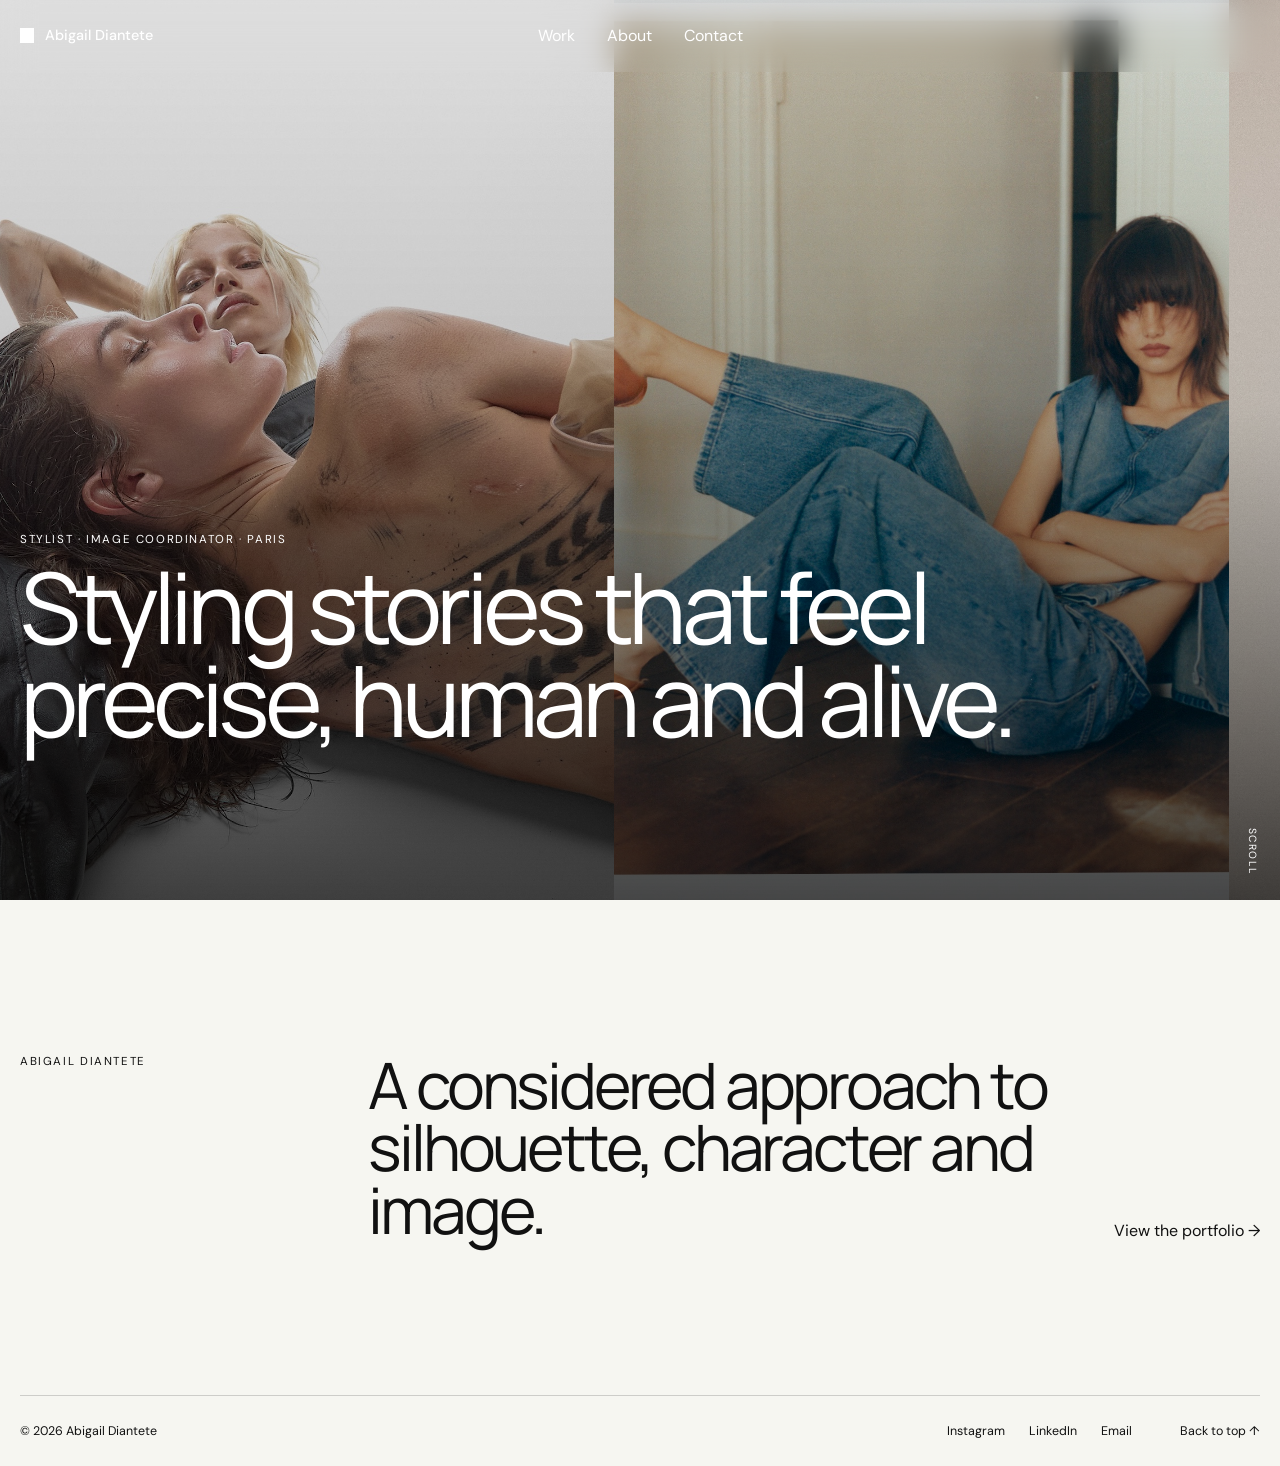
<file: index.html>
<!doctype html>
<html lang="fr">
<head>
  <meta charset="utf-8">
  <meta name="viewport" content="width=device-width, initial-scale=1">
  <meta name="description" content="Portfolio d’Abigail Diantete, styliste et coordinatrice d’image.">
  <title>Abigail Diantete — Styling & Image Coordination</title>
  <link rel="preconnect" href="https://fonts.googleapis.com">
  <link rel="preconnect" href="https://fonts.gstatic.com" crossorigin>
  <link href="https://fonts.googleapis.com/css2?family=DM+Sans:wght@400;500&family=Manrope:wght@400;500;600&display=swap" rel="stylesheet">
  <link rel="stylesheet" href="css/styles.css">
  <script src="js/main.js" defer></script>
</head>
<body class="home-page">
  <a class="skip-link" href="#main">Aller au contenu</a>

  <header class="site-header site-header--over-media" data-header>
    <a class="brand" href="index.html" aria-label="Abigail Diantete — Accueil">
      <span class="brand-mark" aria-hidden="true"></span>
      <span>Abigail Diantete</span>
    </a>

    <button class="menu-toggle" type="button" aria-expanded="false" aria-controls="site-nav">
      <span>Menu</span>
      <span class="menu-icon" aria-hidden="true"></span>
    </button>

    <nav class="site-nav" id="site-nav" aria-label="Navigation principale">
      <a href="work.html">Work</a>
      <a href="about.html">About</a>
      <a href="about.html#contact">Contact</a>
    </nav>
  </header>

  <main id="main">
    <section class="hero" aria-labelledby="hero-title">
      <div class="hero-marquee" aria-hidden="true">
        <div class="hero-marquee__track">
          <figure class="hero-frame"><img src="assets/images/hero/hero-01.jpg" alt=""></figure>
          <figure class="hero-frame"><img src="assets/images/hero/hero-02.jpg" alt=""></figure>
          <figure class="hero-frame"><img src="assets/images/hero/hero-03.jpg" alt=""></figure>
          <figure class="hero-frame"><img src="assets/images/hero/hero-04.jpg" alt=""></figure>
          <figure class="hero-frame"><img src="assets/images/hero/hero-05.jpg" alt=""></figure>
          <figure class="hero-frame"><img src="assets/images/hero/hero-06.jpg" alt=""></figure>
          <figure class="hero-frame"><img src="assets/images/hero/hero-07.jpg" alt=""></figure>
          <figure class="hero-frame"><img src="assets/images/hero/hero-01.jpg" alt=""></figure>
          <figure class="hero-frame"><img src="assets/images/hero/hero-02.jpg" alt=""></figure>
          <figure class="hero-frame"><img src="assets/images/hero/hero-03.jpg" alt=""></figure>
          <figure class="hero-frame"><img src="assets/images/hero/hero-04.jpg" alt=""></figure>
          <figure class="hero-frame"><img src="assets/images/hero/hero-05.jpg" alt=""></figure>
          <figure class="hero-frame"><img src="assets/images/hero/hero-06.jpg" alt=""></figure>
          <figure class="hero-frame"><img src="assets/images/hero/hero-07.jpg" alt=""></figure>
        </div>
      </div>
      <div class="hero-overlay"></div>

      <div class="hero-content page-shell">
        <p class="eyebrow">Stylist · Image coordinator · Paris</p>
        <h1 id="hero-title">Styling stories that feel precise, human and alive.</h1>
      </div>

      <div class="hero-scroll" aria-hidden="true">Scroll</div>
    </section>

    <section class="home-intro page-shell reveal" aria-labelledby="home-intro-title">
      <p class="section-label">Abigail Diantete</p>
      <div>
        <h2 id="home-intro-title">A considered approach to silhouette, character and image.</h2>
        <a class="arrow-link" href="work.html">View the portfolio <span aria-hidden="true">→</span></a>
      </div>
    </section>
  </main>

  <footer class="site-footer page-shell">
    <p>© <span data-year></span> Abigail Diantete</p>
    <nav class="footer-links" aria-label="Réseaux sociaux">
      <a href="https://www.instagram.com/dia.monna" target="_blank" rel="noopener noreferrer">Instagram</a>
      <a href="https://www.linkedin.com/in/abigail-diantete-005188198/" target="_blank" rel="noopener noreferrer">LinkedIn</a>
      <a href="mailto:diantete.abigail@gmail.com?subject=Portfolio%20enquiry">Email</a>
    </nav>
    <a href="#main">Back to top ↑</a>
  </footer>
</body>
</html>
</file>
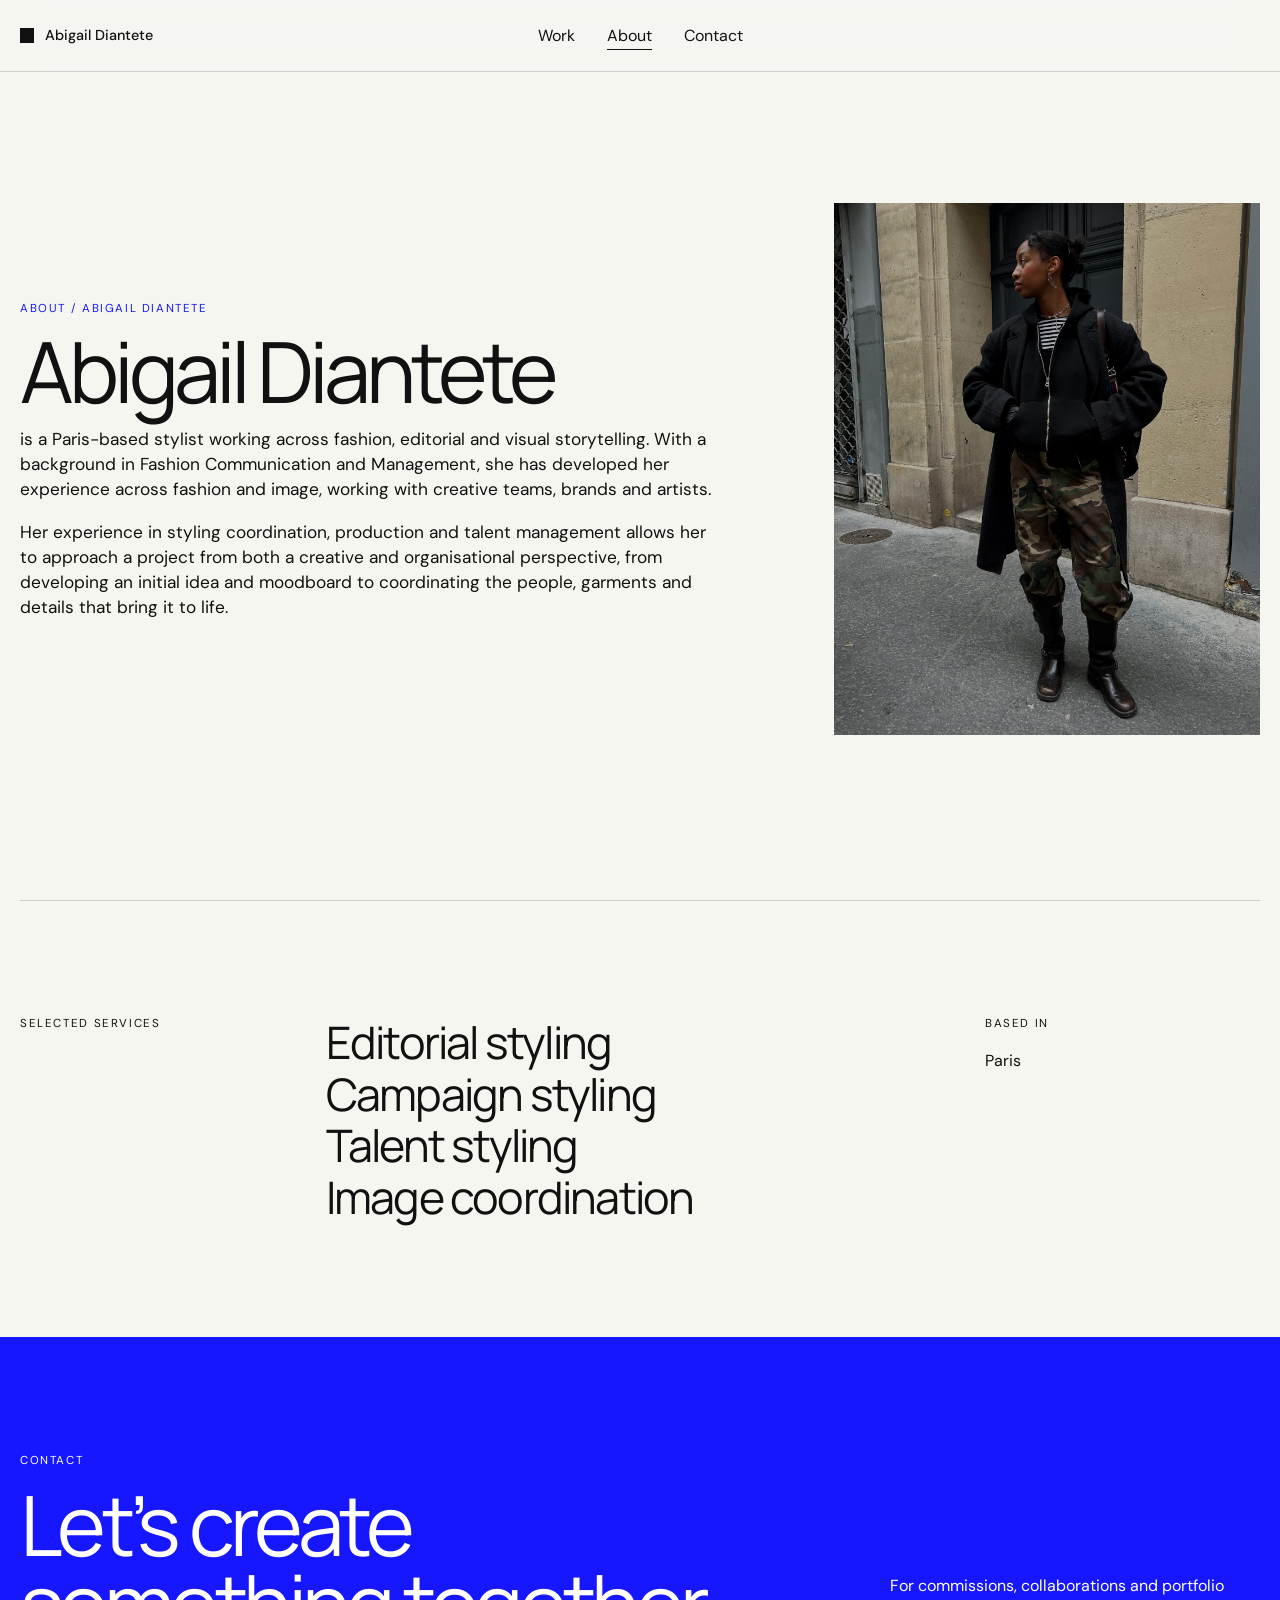
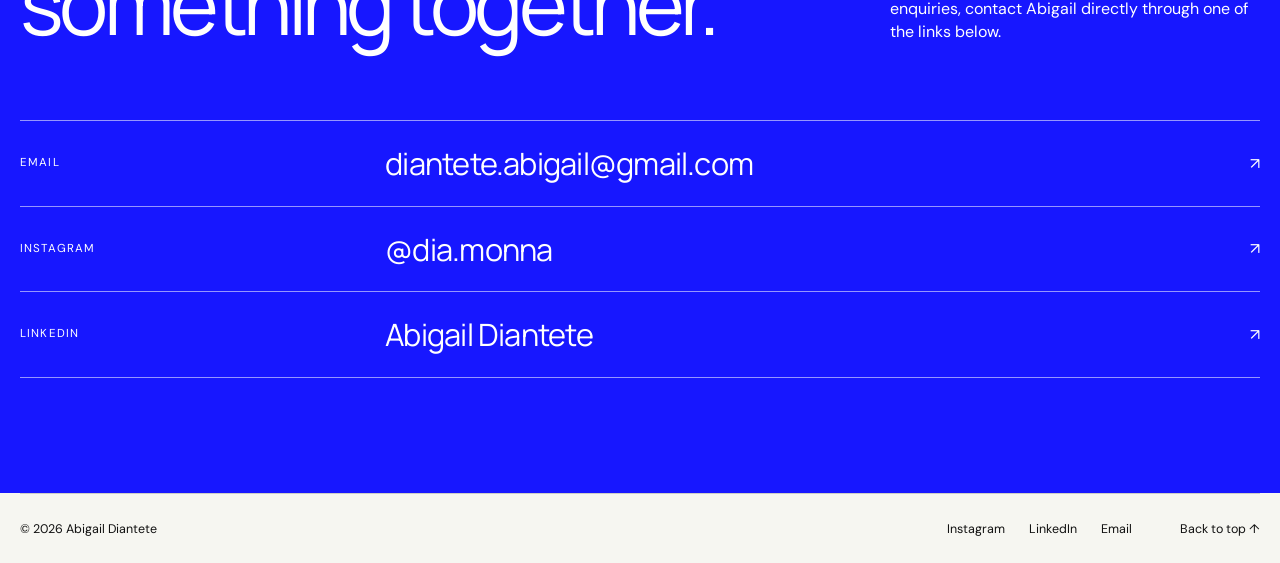
<file: about.html>
<!doctype html>
<html lang="fr">
<head>
  <meta charset="utf-8">
  <meta name="viewport" content="width=device-width, initial-scale=1">
  <meta name="description" content="À propos d’Abigail Diantete, styliste indépendante et coordinatrice d’image.">
  <title>About — Abigail Diantete</title>
  <link rel="preconnect" href="https://fonts.googleapis.com">
  <link rel="preconnect" href="https://fonts.gstatic.com" crossorigin>
  <link href="https://fonts.googleapis.com/css2?family=DM+Sans:wght@400;500&family=Manrope:wght@400;500;600&display=swap" rel="stylesheet">
  <link rel="stylesheet" href="css/styles.css">
  <script src="js/main.js" defer></script>
</head>
<body>
  <a class="skip-link" href="#main">Aller au contenu</a>

  <header class="site-header" data-header>
    <a class="brand" href="index.html" aria-label="Abigail Diantete — Accueil">
      <span class="brand-mark" aria-hidden="true"></span>
      <span>Abigail Diantete</span>
    </a>

    <button class="menu-toggle" type="button" aria-expanded="false" aria-controls="site-nav">
      <span>Menu</span>
      <span class="menu-icon" aria-hidden="true"></span>
    </button>

    <nav class="site-nav" id="site-nav" aria-label="Navigation principale">
      <a href="work.html">Work</a>
      <a href="about.html" aria-current="page">About</a>
      <a href="#contact">Contact</a>
    </nav>
  </header>

  <main id="main">
    <section class="about-hero page-shell" aria-labelledby="about-title">
      <div class="about-copy reveal">
        <p class="eyebrow blue-text">About / Abigail Diantete</p>
        <h1 id="about-title"> Abigail Diantete</h1>
    <p>
     is a Paris-based stylist working across fashion, editorial and visual storytelling. With a background in Fashion Communication and Management, she has developed her experience across fashion and image, working with creative teams, brands and artists.
    </p>
    <p>
      Her experience in styling coordination, production and talent management allows her to approach a project from both a creative and organisational perspective, from developing an initial idea and moodboard to coordinating the people, garments and details that bring it to life.
    </p>
      </div>

      <figure class="about-portrait reveal">
        <img src="assets/images/about/abigail-placeholder.jpg" alt="Portrait temporaire d’Abigail Diantete">
      </figure>
    </section>

    <section class="about-details page-shell reveal" aria-label="Domaines d’expertise">
      <p class="section-label">Selected services</p>
      <ul>
        <li>Editorial styling</li>
        <li>Campaign styling</li>
        <li>Talent styling</li>
        <li>Image coordination</li>
      </ul>
      <div class="about-location">
        <p class="section-label">Based in</p>
        <p>Paris</p>
      </div>
    </section>

    <section class="contact-block" id="contact" aria-labelledby="contact-title">
      <div class="page-shell contact-block__inner reveal">
        <p class="eyebrow">Contact</p>
        <div class="contact-block__heading">
          <h2 id="contact-title">Let’s create something together.</h2>
          <p>For commissions, collaborations and portfolio enquiries, contact Abigail directly through one of the links below.</p>
        </div>

        <div class="contact-links">
          <a href="mailto:diantete.abigail@gmail.com?subject=Portfolio%20enquiry">
            <span>Email</span>
            <strong>diantete.abigail@gmail.com</strong>
            <span aria-hidden="true">↗</span>
          </a>
          <a href="https://www.instagram.com/dia.monna" target="_blank" rel="noopener noreferrer">
            <span>Instagram</span>
            <strong>@dia.monna</strong>
            <span aria-hidden="true">↗</span>
          </a>
          <a href="https://www.linkedin.com/in/abigail-diantete-005188198/" target="_blank" rel="noopener noreferrer">
            <span>LinkedIn</span>
            <strong>Abigail Diantete</strong>
            <span aria-hidden="true">↗</span>
          </a>
        </div>
      </div>
    </section>
  </main>

  <footer class="site-footer page-shell">
    <p>© <span data-year></span> Abigail Diantete</p>
    <nav class="footer-links" aria-label="Réseaux sociaux">
      <a href="https://www.instagram.com/dia.monna" target="_blank" rel="noopener noreferrer">Instagram</a>
      <a href="https://www.linkedin.com/in/abigail-diantete-005188198/" target="_blank" rel="noopener noreferrer">LinkedIn</a>
      <a href="mailto:diantete.abigail@gmail.com?subject=Portfolio%20enquiry">Email</a>
    </nav>
    <a href="#main">Back to top ↑</a>
  </footer>
</body>
</html>
</file>
<file: css/styles.css>
:root {
  --blue: #1717ff;
  --ink: #111111;
  --paper: #f6f6f1;
  --white: #ffffff;
  --line: rgba(17, 17, 17, 0.18);
  --shell: min(calc(100% - 2.5rem), 1500px);
  --header-height: 4.5rem;
  --sans: "DM Sans", Arial, sans-serif;
  --display: "Manrope", Arial, sans-serif;
}

* {
  box-sizing: border-box;
}

html {
  scroll-behavior: smooth;
}

body {
  margin: 0;
  background: var(--paper);
  color: var(--ink);
  font-family: var(--sans);
  font-size: 16px;
  line-height: 1.45;
}

body.menu-open {
  overflow: hidden;
}

img {
  display: block;
  width: 100%;
  height: auto;
}

button,
a {
  color: inherit;
  font: inherit;
}

button {
  border: 0;
}

a {
  text-decoration: none;
}

[hidden] {
  display: none !important;
}

.page-shell {
  width: var(--shell);
  margin-inline: auto;
}

.visually-hidden {
  position: absolute;
  width: 1px;
  height: 1px;
  padding: 0;
  margin: -1px;
  overflow: hidden;
  clip: rect(0, 0, 0, 0);
  white-space: nowrap;
  border: 0;
}

.skip-link {
  position: fixed;
  top: -5rem;
  left: 1rem;
  z-index: 200;
  padding: 0.8rem 1rem;
  background: var(--white);
}

.skip-link:focus {
  top: 1rem;
}

.site-header {
  position: fixed;
  inset: 0 0 auto;
  z-index: 50;
  display: grid;
  grid-template-columns: 1fr auto 1fr;
  align-items: center;
  min-height: var(--header-height);
  padding-inline: max(1.25rem, calc((100vw - 1500px) / 2));
  background: rgba(246, 246, 241, 0.9);
  border-bottom: 1px solid var(--line);
  backdrop-filter: blur(16px);
  transition: color 0.3s ease, background 0.3s ease, border-color 0.3s ease;
}

.site-header--over-media:not(.is-scrolled) {
  color: var(--white);
  background: transparent;
  border-color: transparent;
}

.brand {
  display: inline-flex;
  align-items: center;
  gap: 0.65rem;
  width: max-content;
  font-size: 0.9rem;
  font-weight: 500;
}

.brand-mark {
  width: 0.9rem;
  aspect-ratio: 1;
  background: currentColor;
}

.site-nav {
  grid-column: 2;
  display: flex;
  gap: 2rem;
}

.site-nav a,
.footer-links a,
.arrow-link {
  position: relative;
}

.site-nav a::after,
.footer-links a::after,
.arrow-link::after {
  content: "";
  position: absolute;
  right: 0;
  bottom: -0.2rem;
  left: 0;
  height: 1px;
  background: currentColor;
  transform: scaleX(0);
  transform-origin: right;
  transition: transform 0.3s ease;
}

.site-nav a:hover::after,
.site-nav a[aria-current="page"]::after,
.footer-links a:hover::after,
.arrow-link:hover::after {
  transform: scaleX(1);
  transform-origin: left;
}

.menu-toggle {
  display: none;
  padding: 0;
  background: transparent;
  cursor: pointer;
}

.eyebrow,
.section-label {
  margin: 0;
  font-size: 0.72rem;
  letter-spacing: 0.14em;
  text-transform: uppercase;
}

.blue-text {
  color: var(--blue);
}

.hero {
  position: relative;
  min-height: 100svh;
  overflow: hidden;
  color: var(--white);
  background: #171717;
}

.hero-marquee {
  position: absolute;
  inset: 0;
  overflow: hidden;
}

.hero-marquee__track {
  display: flex;
  width: max-content;
  height: 100%;
  animation: hero-horizontal-loop 70s linear infinite;
  will-change: transform;
}

.hero-frame {
  flex: 0 0 clamp(25rem, 48vw, 52rem);
  height: 100%;
  margin: 0;
}

.hero-frame img {
  height: 100%;
  object-fit: cover;
}

.hero-overlay {
  position: absolute;
  inset: 0;
  background: linear-gradient(180deg, rgba(0, 0, 0, 0.12), rgba(0, 0, 0, 0.22) 45%, rgba(0, 0, 0, 0.72));
}

.hero-content {
  position: absolute;
  right: 0;
  bottom: clamp(3.5rem, 8vw, 7.5rem);
  left: 0;
}

.hero h1 {
  max-width: 1200px;
  margin: 0.8rem 0 clamp(2rem, 4vw, 3.5rem);
  font-family: var(--display);
  font-size: clamp(3.1rem, 7.7vw, 8.4rem);
  font-weight: 400;
  line-height: 0.94;
  letter-spacing: -0.06em;
}

.hero-actions {
  display: flex;
  flex-wrap: wrap;
  gap: 0.8rem;
}

.hero-actions a {
  display: flex;
  justify-content: space-between;
  gap: 2.5rem;
  min-width: 13rem;
  padding: 0.9rem 1rem;
  border: 1px solid rgba(255, 255, 255, 0.65);
  transition: color 0.25s ease, background 0.25s ease;
}

.hero-actions a:hover {
  color: var(--blue);
  background: var(--white);
}

.hero-scroll {
  position: absolute;
  right: 1.25rem;
  bottom: 1.5rem;
  font-size: 0.65rem;
  letter-spacing: 0.14em;
  text-transform: uppercase;
  writing-mode: vertical-rl;
}

.home-intro {
  display: grid;
  grid-template-columns: 0.45fr 1.55fr;
  gap: clamp(2rem, 7vw, 8rem);
  padding-block: clamp(6rem, 12vw, 11rem);
}

.home-intro > div {
  display: grid;
  grid-template-columns: 1fr auto;
  gap: 2rem;
  align-items: end;
}

.home-intro h2 {
  max-width: 1000px;
  margin: 0;
  font-family: var(--display);
  font-size: clamp(2.4rem, 5vw, 5.4rem);
  font-weight: 400;
  line-height: 0.98;
  letter-spacing: -0.05em;
}

.arrow-link {
  white-space: nowrap;
}

.work-intro {
  padding-top: clamp(9rem, 15vw, 14rem);
  padding-bottom: clamp(4rem, 8vw, 8rem);
}

.work-intro__grid {
  display: grid;
  grid-template-columns: 1.4fr 0.6fr;
  gap: clamp(3rem, 8vw, 9rem);
  align-items: end;
}

.work-intro h1,
.project-detail-header h1,
.about-copy h1 {
  margin: 0.8rem 0 0;
  font-family: var(--display);
  font-size: clamp(3.4rem, 8vw, 8.4rem);
  font-weight: 400;
  line-height: 0.94;
  letter-spacing: -0.06em;
}

.work-intro__grid > p {
  max-width: 32rem;
  margin: 0 0 0.7rem;
  font-size: 1.05rem;
}

.work-browser {
  padding-bottom: clamp(7rem, 12vw, 12rem);
}

.filters {
  display: flex;
  gap: 0.65rem;
  margin-bottom: clamp(2.5rem, 5vw, 4.5rem);
  padding-block: 1rem;
  overflow-x: auto;
  border-block: 1px solid var(--line);
  scrollbar-width: none;
}

.filters::-webkit-scrollbar {
  display: none;
}

.filter-button {
  flex: 0 0 auto;
  padding: 0.68rem 1rem;
  background: transparent;
  border: 1px solid transparent;
  border-radius: 999px;
  cursor: pointer;
  transition: color 0.25s ease, background 0.25s ease, border-color 0.25s ease;
}

.filter-button:hover {
  border-color: var(--ink);
}

.filter-button.is-active {
  color: var(--white);
  background: var(--blue);
  border-color: var(--blue);
}

.filter-button span {
  margin-left: 0.25rem;
  font-size: 0.65rem;
  opacity: 0.72;
}

.projects-grid {
  display: grid;
  grid-template-columns: repeat(3, minmax(0, 1fr));
  gap: clamp(2rem, 3.5vw, 4rem) clamp(1.5rem, 2.5vw, 3rem);
}

.project-card button {
  width: 100%;
  padding: 0;
  text-align: left;
  background: transparent;
  cursor: pointer;
}

.project-card__media {
  position: relative;
  display: block;
  overflow: hidden;
  aspect-ratio: 4 / 5;
  background: #ddddda;
}

.project-card__media img {
  height: 100%;
  object-fit: cover;
  transition: transform 0.6s cubic-bezier(0.2, 0.7, 0.2, 1);
}

.project-card__overlay {
  position: absolute;
  inset: 0;
  display: grid;
  place-items: center;
  color: var(--white);
  background: rgba(23, 23, 255, 0.76);
  opacity: 0;
  transition: opacity 0.3s ease;
}



.project-card button:hover .project-card__media img,
.project-card button:focus-visible .project-card__media img {
  transform: scale(1.035);
}

.project-card button:hover .project-card__overlay,
.project-card button:focus-visible .project-card__overlay {
  opacity: 1;
}

.project-card__meta {
  display: flex;
  justify-content: space-between;
  gap: 1rem;
  padding-top: 0.9rem;
}

.project-card__meta strong,
.project-card__meta small {
  display: block;
}

.project-card__meta strong {
  font-family: var(--display);
  font-size: clamp(1.3rem, 2vw, 2rem);
  font-weight: 400;
  letter-spacing: -0.03em;
}

.project-card__meta small {
  margin-top: 0.2rem;
  font-size: 0.69rem;
  letter-spacing: 0.09em;
  text-transform: uppercase;
}

.project-view {
  padding-top: calc(var(--header-height) + 1rem);
}

.project-view__top {
  padding-block: 1.5rem;
  border-bottom: 1px solid var(--line);
}

.back-button {
  padding: 0;
  background: transparent;
  cursor: pointer;
}

.back-button:hover {
  color: var(--blue);
}

.project-detail-header {
  display: grid;
  grid-template-columns: 1.25fr 0.75fr;
  gap: clamp(3rem, 8vw, 9rem);
  align-items: end;
  padding-block: clamp(4rem, 8vw, 8rem);
}

.project-detail-header > p {
  max-width: 34rem;
  margin: 0 0 0.7rem;
  font-size: 1.08rem;
}

.project-slider {
  position: relative;
  color: var(--white);
  background: #101010;
  outline: none;
}

.project-slider__viewport {
  overflow: hidden;
}

.project-slider__track {
  display: flex;
  transition: transform 0.5s cubic-bezier(0.2, 0.7, 0.2, 1);
  touch-action: pan-y;
}

.project-slide {
  flex: 0 0 100%;
  height: min(80svh, 920px);
  margin: 0;
}

.project-slide img {
  height: 100%;
  object-fit: contain;
}
.project-slide video {
  width: 100%;
  height: 100%;
  display: block;
  object-fit: contain;
  background: #111;
}

.slider-arrow {
  position: absolute;
  top: 0;
  bottom: 0;
  width: 18%;
  padding: 0;
  color: var(--white);
  background: transparent;
  border: 0;
  cursor: pointer;
  z-index: 5;
}

/* Petit cercle visible */
.slider-arrow::after {
  position: absolute;
  top: 50%;
  display: grid;
  place-items: center;
  width: 2.25rem;
  height: 2.25rem;
  background: rgba(0, 0, 0, 0.35);
  border: 1px solid rgba(255, 255, 255, 0.55);
  border-radius: 50%;
  font-size: 1rem;
  line-height: 1;
  transform: translateY(-50%);
  transition:
    color 0.25s ease,
    background 0.25s ease,
    border-color 0.25s ease,
    transform 0.25s ease;
}

.slider-arrow--previous {
  left: 0;
  font-size: 0;
}

.slider-arrow--previous::after {
  content: "←";
  left: 1.5rem;
}

.slider-arrow--next {
  right: 0;
  font-size: 0;
}

.slider-arrow--next::after {
  content: "→";
  right: 1.5rem;
}

.slider-arrow:hover:not(:disabled)::after {
  color: var(--blue);
  background: var(--white);
  border-color: var(--white);
}

.slider-arrow:disabled {
  opacity: 0;
  cursor: default;
  pointer-events: none;
}

.slider-counter {
  position: absolute;
  right: 1.5rem;
  bottom: 1.2rem;
  display: flex;
  align-items: center;
  gap: 0.65rem;
  font-size: 0.72rem;
}

.slider-counter i {
  width: 3.5rem;
  height: 1px;
  background: currentColor;
}

.slider-hint {
  position: absolute;
  bottom: 1.2rem;
  left: 1.5rem;
  margin: 0;
  font-size: 0.68rem;
  letter-spacing: 0.1em;
  text-transform: uppercase;
}

.project-information {
  display: grid;
  grid-template-columns: 1fr 1fr;
  gap: clamp(3rem, 8vw, 9rem);
  padding-block: clamp(5rem, 9vw, 9rem);
}

.project-information dl {
  margin: 0;
}

.project-information dl div {
  display: grid;
  grid-template-columns: 0.4fr 1fr;
  gap: 1rem;
  padding: 0.85rem 0;
  border-top: 1px solid var(--line);
}

.project-information dt {
  font-size: 0.7rem;
  letter-spacing: 0.1em;
  text-transform: uppercase;
}

.project-information dd {
  margin: 0;
}

.project-concept {
  max-width: 36rem;
  margin: 1rem 0 0;
  font-family: var(--display);
  font-size: clamp(1.8rem, 3vw, 3.2rem);
  line-height: 1.06;
  letter-spacing: -0.04em;
}

.related-projects {
  padding-block: clamp(5rem, 9vw, 9rem);
  color: var(--white);
  background: var(--blue);
}

.related-projects h2 {
  margin: 0.5rem 0 3rem;
  font-family: var(--display);
  font-size: clamp(3rem, 7vw, 7rem);
  font-weight: 400;
  line-height: 0.95;
  letter-spacing: -0.06em;
}

.related-grid {
  display: grid;
  grid-template-columns: repeat(3, minmax(0, 1fr));
  gap: 1.25rem;
}

.related-grid button {
  padding: 0;
  color: inherit;
  text-align: left;
  background: transparent;
  cursor: pointer;
}

.related-grid img {
  aspect-ratio: 4 / 5;
  object-fit: cover;
}

.related-grid span,
.related-grid strong {
  display: block;
}

.related-grid span {
  margin-top: 0.75rem;
  font-size: 0.7rem;
  letter-spacing: 0.09em;
  text-transform: uppercase;
}

.related-grid strong {
  margin-top: 0.15rem;
  font-family: var(--display);
  font-size: 1.4rem;
  font-weight: 400;
}

.about-hero {
  display: grid;
  grid-template-columns: 1.15fr 0.7fr;
  gap: clamp(4rem, 9vw, 10rem);
  align-items: center;
  min-height: 100svh;
  padding-top: clamp(8rem, 12vw, 11rem);
  padding-bottom: clamp(5rem, 9vw, 9rem);
}

.about-copy h1 {
  font-size: clamp(3.1rem, 6.6vw, 7rem);
}

.about-copy > p:not(.eyebrow) {
  max-width: 48rem;
  font-size: 1.08rem;
}

.about-portrait {
  align-self: center;
  margin: 0;
}

.about-portrait img {
  aspect-ratio: 4 / 5;
  object-fit: cover;
  object-position: center;
}

.about-portrait figcaption {
  margin-top: 0.65rem;
  font-size: 0.68rem;
  letter-spacing: 0.08em;
  text-transform: uppercase;
}

.about-details {
  display: grid;
  grid-template-columns: 0.55fr 1.45fr 0.7fr;
  gap: clamp(3rem, 7vw, 8rem);
  padding-block: clamp(5rem, 9vw, 9rem);
  border-top: 1px solid var(--line);
}

.about-details ul {
  padding: 0;
  margin: 0;
  list-style: none;
  font-family: var(--display);
  font-size: clamp(1.8rem, 3.5vw, 3.6rem);
  line-height: 1.15;
  letter-spacing: -0.04em;
}

.about-location p:last-child {
  margin-top: 1rem;
}

.contact-block {
  scroll-margin-top: var(--header-height);
  color: var(--white);
  background: var(--blue);
}

.contact-block__inner {
  padding-block: clamp(5rem, 9vw, 9rem);
}

.contact-block__heading {
  display: grid;
  grid-template-columns: 1.35fr 0.65fr;
  gap: clamp(3rem, 8vw, 9rem);
  align-items: end;
  margin: 1rem 0 clamp(3rem, 6vw, 6rem);
}

.contact-block h2 {
  max-width: 1000px;
  margin: 0;
  font-family: var(--display);
  font-size: clamp(2.8rem, 6.5vw, 7rem);
  font-weight: 400;
  line-height: 0.95;
  letter-spacing: -0.055em;
}

.contact-block__heading p {
  max-width: 30rem;
  margin: 0;
}

.contact-links {
  border-top: 1px solid rgba(255, 255, 255, 0.55);
}

.contact-links a {
  display: grid;
  grid-template-columns: 0.4fr 1fr auto;
  gap: 2rem;
  align-items: center;
  padding: 1.25rem 0;
  border-bottom: 1px solid rgba(255, 255, 255, 0.55);
  transition: color 0.25s ease, background 0.25s ease, padding 0.25s ease;
}

.contact-links a:hover {
  padding-inline: 1rem;
  color: var(--blue);
  background: var(--white);
}

.contact-links span:first-child {
  font-size: 0.72rem;
  letter-spacing: 0.1em;
  text-transform: uppercase;
}

.contact-links strong {
  font-family: var(--display);
  font-size: clamp(1.15rem, 2.4vw, 2.4rem);
  font-weight: 400;
  letter-spacing: -0.025em;
}

.site-footer {
  display: grid;
  grid-template-columns: 1fr auto auto;
  gap: 3rem;
  align-items: center;
  padding-block: 1.6rem;
  font-size: 0.78rem;
  border-top: 1px solid var(--line);
}

.site-footer p {
  margin: 0;
}

.footer-links {
  display: flex;
  gap: 1.5rem;
}

.reveal {
  opacity: 0;
  transform: translateY(2rem);
  transition: opacity 0.8s ease, transform 0.8s ease;
}

.reveal.is-visible {
  opacity: 1;
  transform: none;
}

@keyframes hero-horizontal-loop {
  from { transform: translateX(0); }
  to { transform: translateX(-50%); }
}

@media (max-width: 1000px) {
  .home-intro,
  .work-intro__grid,
  .project-detail-header,
  .project-information,
  .about-hero,
  .contact-block__heading {
    grid-template-columns: 1fr;
  }

  .home-intro > div {
    grid-template-columns: 1fr;
  }

  .projects-grid {
    grid-template-columns: repeat(2, minmax(0, 1fr));
  }

  .about-hero {
    min-height: auto;
  }

  .about-portrait {
    width: min(70%, 34rem);
  }

  .about-details {
    grid-template-columns: 1fr 1.5fr;
  }

  .about-location {
    grid-column: 2;
  }
}

@media (max-width: 820px) {
   :root {
    --shell: min(calc(100% - 2rem), 1500px);
  }

  .site-header {
    grid-template-columns: 1fr auto;
    min-height: var(--header-height);
    height: auto;
    padding-inline: 1.25rem;
  }

  .brand {
    position: relative;
    z-index: 3;
  }

  .menu-toggle {
    position: relative;
    z-index: 3;
    display: block;
    padding: 0;
    background: transparent;
  }

 .site-nav {
    position: fixed;
    inset: 0;
    z-index: 2;

    display: flex;
    flex-direction: column;
    justify-content: center;
    align-items: center;

    gap: 1rem;

    width: 100vw;
    height: 100svh;
    padding: var(--header-height) 1.5rem 2rem;

    color: var(--white);
    background: var(--blue);

    font-family: var(--display);
    font-size: clamp(2rem, 8vw, 3rem);
    line-height: 1.05;
    text-align: center;

    opacity: 0;
    visibility: hidden;
    pointer-events: none;

    transform: translateY(-100%);
    transition:
      transform 0.4s cubic-bezier(0.7, 0, 0.3, 1),
      opacity 0.3s ease,
      visibility 0.4s;
  }

 .site-nav.is-open {
    opacity: 1;
    visibility: visible;
    pointer-events: auto;
    transform: translateY(0);
  }

  .site-header:has(.site-nav.is-open) {
    color: var(--white);
    background: transparent;
    border-color: transparent;
    backdrop-filter: none;
  }

  .site-nav a {
    display: block;
    width: auto;
  }
  .hero-frame {
    flex-basis: 78vw;
  }

  .hero-actions a {
    min-width: 0;
  }

  .related-grid {
    grid-template-columns: repeat(2, minmax(0, 1fr));
  }

  .about-details {
    grid-template-columns: 1fr;
  }

  .about-location {
    grid-column: auto;
  }

  .contact-links a {
    grid-template-columns: 1fr auto;
  }

  .contact-links strong {
    grid-column: 1;
    grid-row: 2;
  }

  .contact-links span:last-child {
    grid-column: 2;
    grid-row: 1 / 3;
  }

  .site-footer {
    grid-template-columns: 1fr;
    gap: 1rem;
  }
}

@media (max-width: 620px) {
  .hero h1 {
    font-size: clamp(3rem, 14vw, 5.2rem);
  }

  .hero-actions {
    display: grid;
  }

  .hero-actions a {
    width: 100%;
  }

  .projects-grid {
    grid-template-columns: 1fr;
  }

  .project-slide {
    height: 66svh;
    display: flex;
  align-items: center;
  justify-content: center;
  }
  .project-slide video {
  width: 100%;
  height: 100%;
  display: block;
  object-fit: contain;
  background: #111;
}

  .slider-arrow {
    top: auto;
    bottom: 1rem;
    transform: none;
  }

  .slider-arrow--previous {
    right: 4.8rem;
    left: auto;
  }

  .slider-arrow--next {
    right: 1rem;
  }

  .slider-counter {
    right: auto;
    bottom: 1.8rem;
    left: 1rem;
  }

  .slider-hint {
    display: none;
  }

  .project-information dl div {
    grid-template-columns: 0.48fr 1fr;
  }

  .related-grid {
    grid-template-columns: 1fr;
  }

  .related-grid button:nth-child(3) {
    display: none;
  }

  .about-portrait {
    width: 100%;
  }

  .footer-links {
    flex-wrap: wrap;
  }
}

@media (prefers-reduced-motion: reduce) {
  html {
    scroll-behavior: auto;
  }

  *,
  *::before,
  *::after {
    animation-duration: 0.01ms !important;
    animation-iteration-count: 1 !important;
    transition-duration: 0.01ms !important;
  }

  .hero-marquee__track {
    transform: translateX(0);
  }

  .reveal {
    opacity: 1;
    transform: none;
  }
}
@media (max-width: 768px) {
  .slider-arrow {
    top: 0;
    bottom: 0;
    width: 25%;
    height: auto;
    transform: none;
  }

  .slider-arrow--previous {
    left: 0;
    right: auto;
  }

  .slider-arrow--next {
    right: 0;
    left: auto;
  }

  .slider-arrow--previous::after {
    top: 50%;
    left: 1rem;
    right: auto;
    width: 2rem;
    height: 2rem;
    transform: translateY(-50%);
  }

  .slider-arrow--next::after {
    top: 50%;
    right: 1rem;
    left: auto;
    width: 2rem;
    height: 2rem;
    transform: translateY(-50%);
  }
}
</file>
